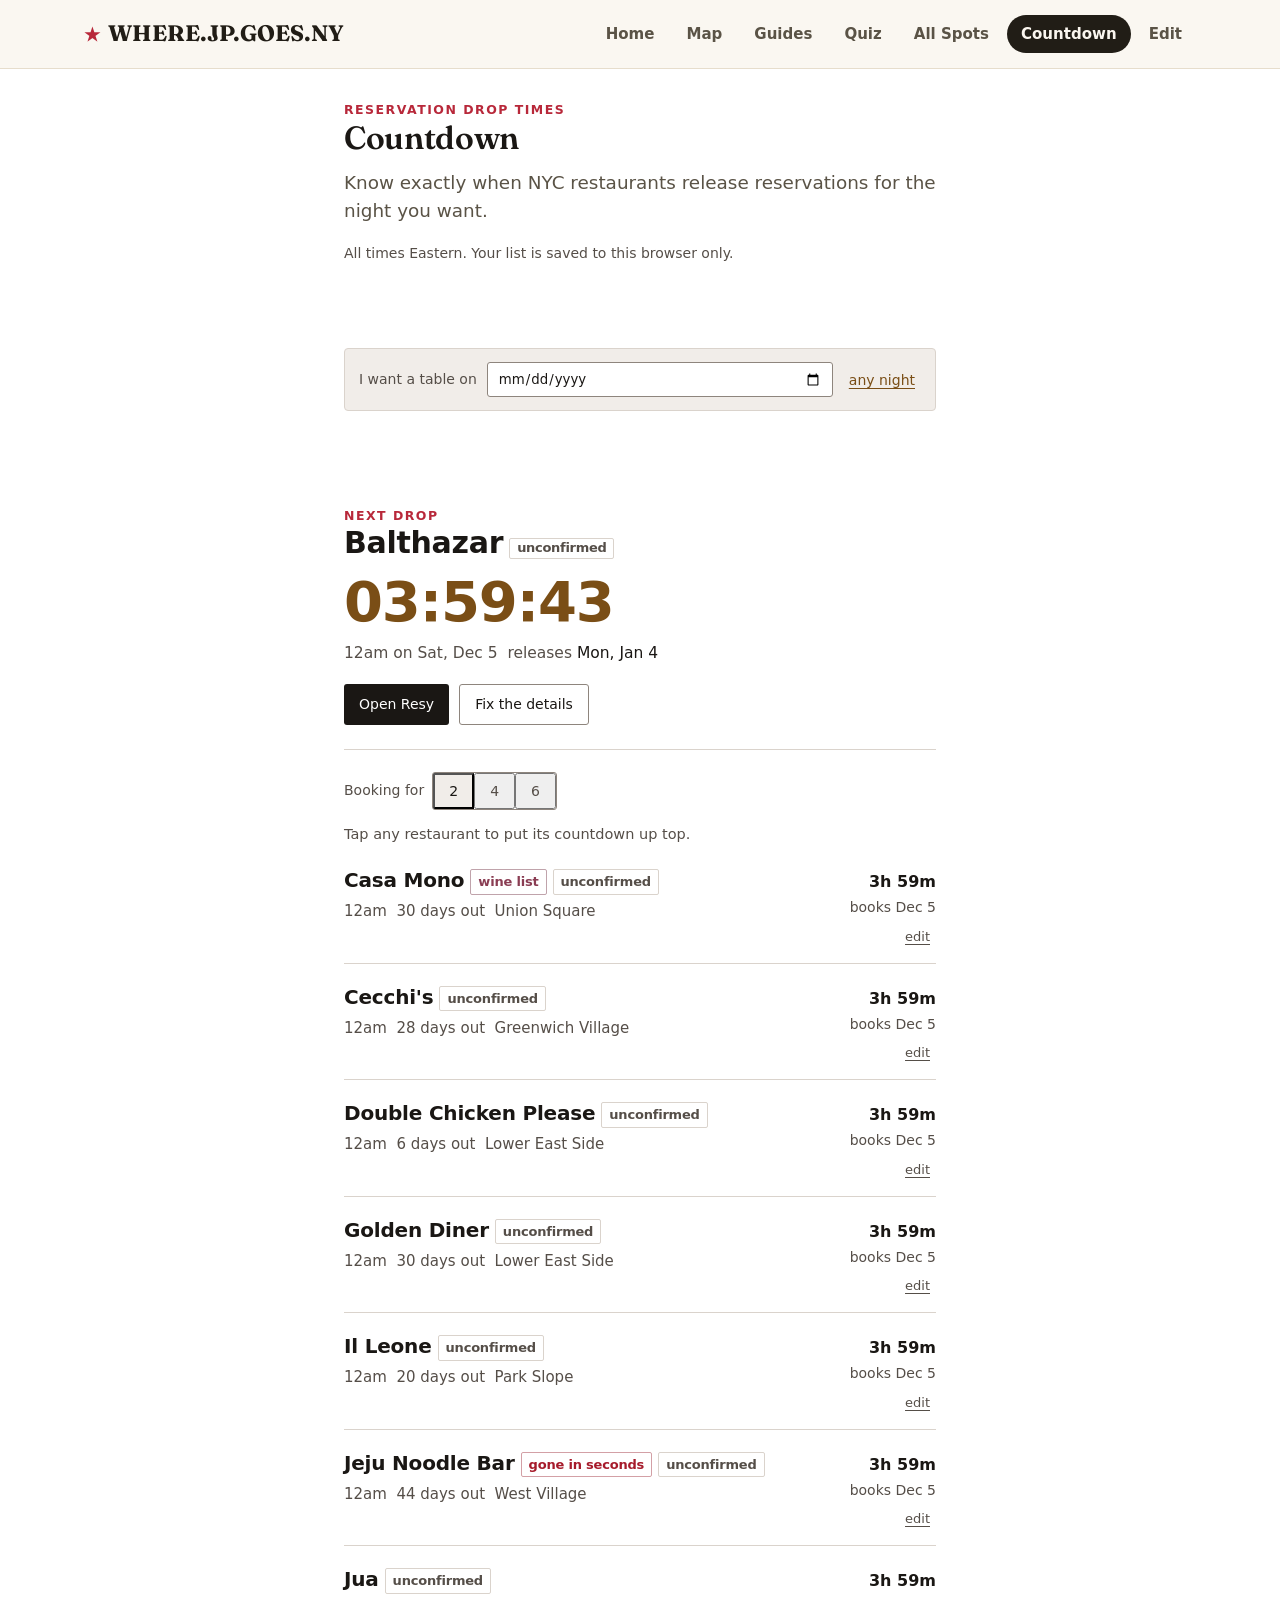
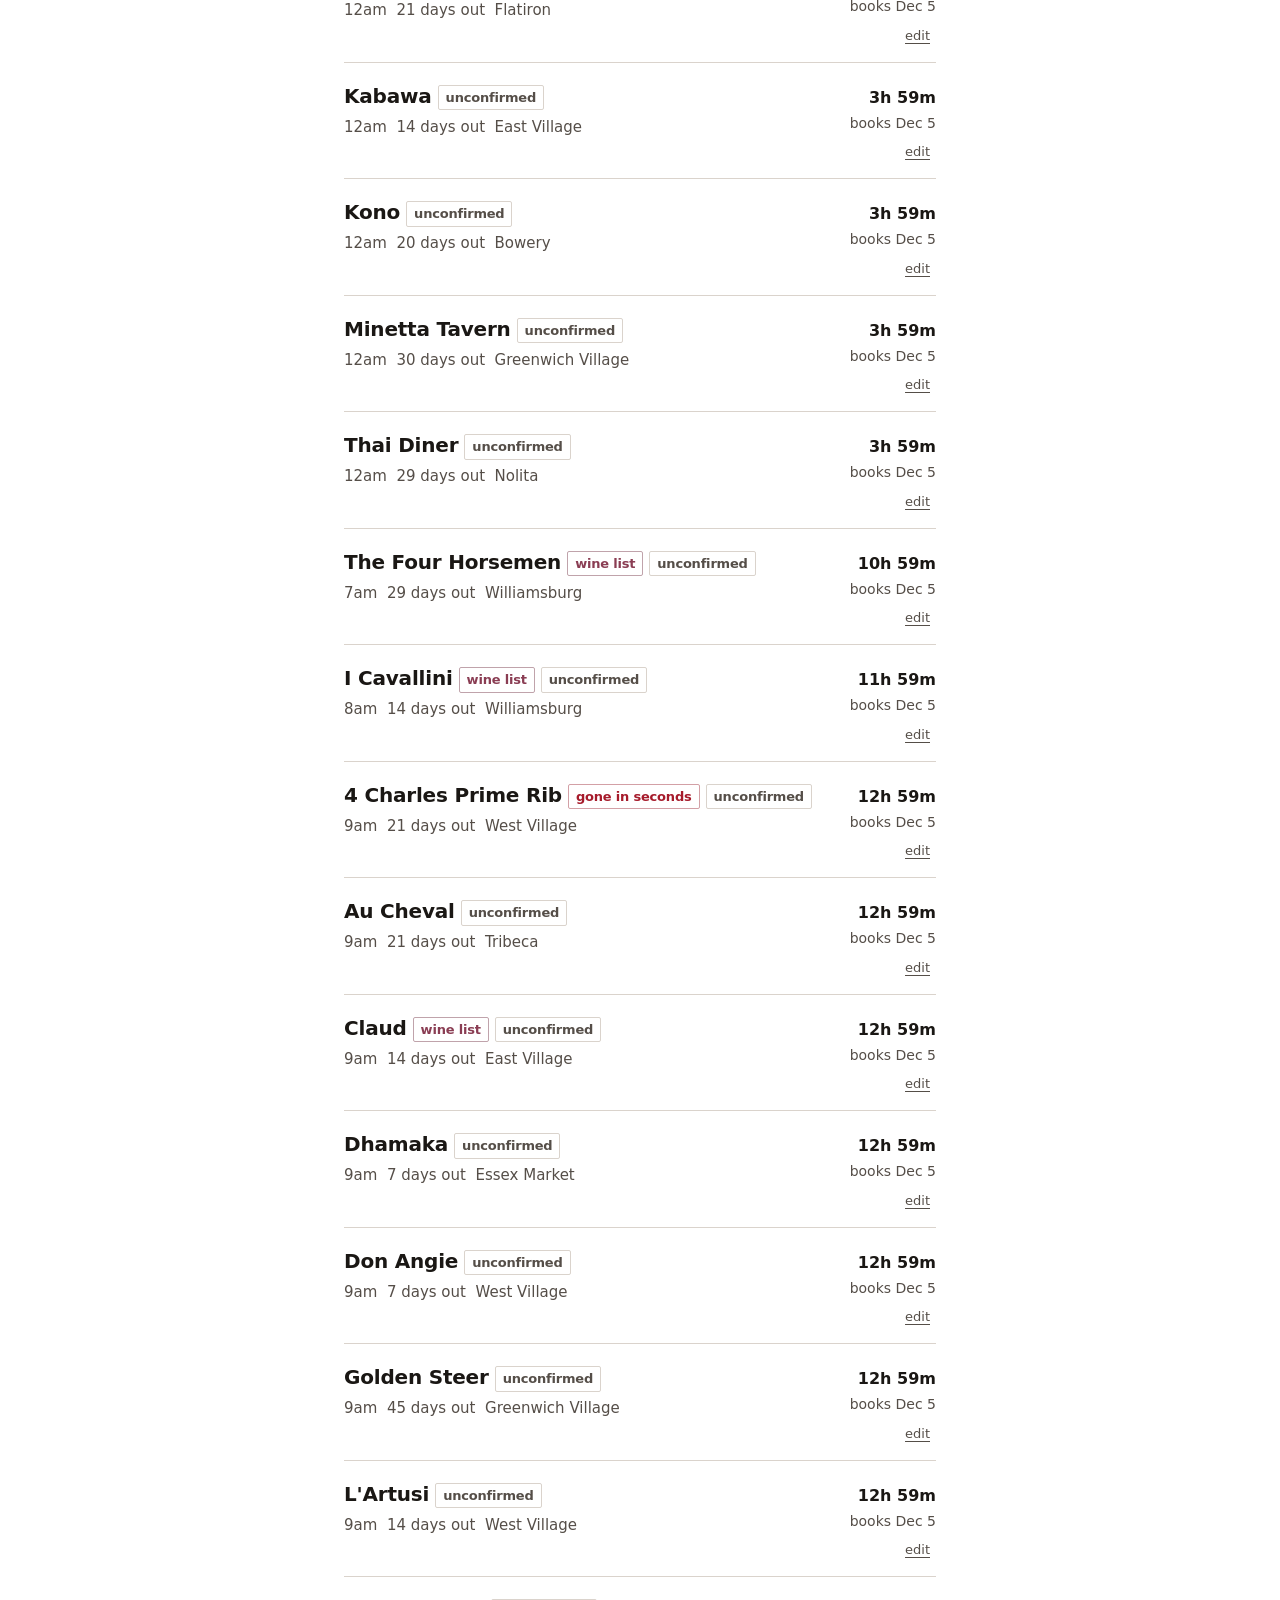
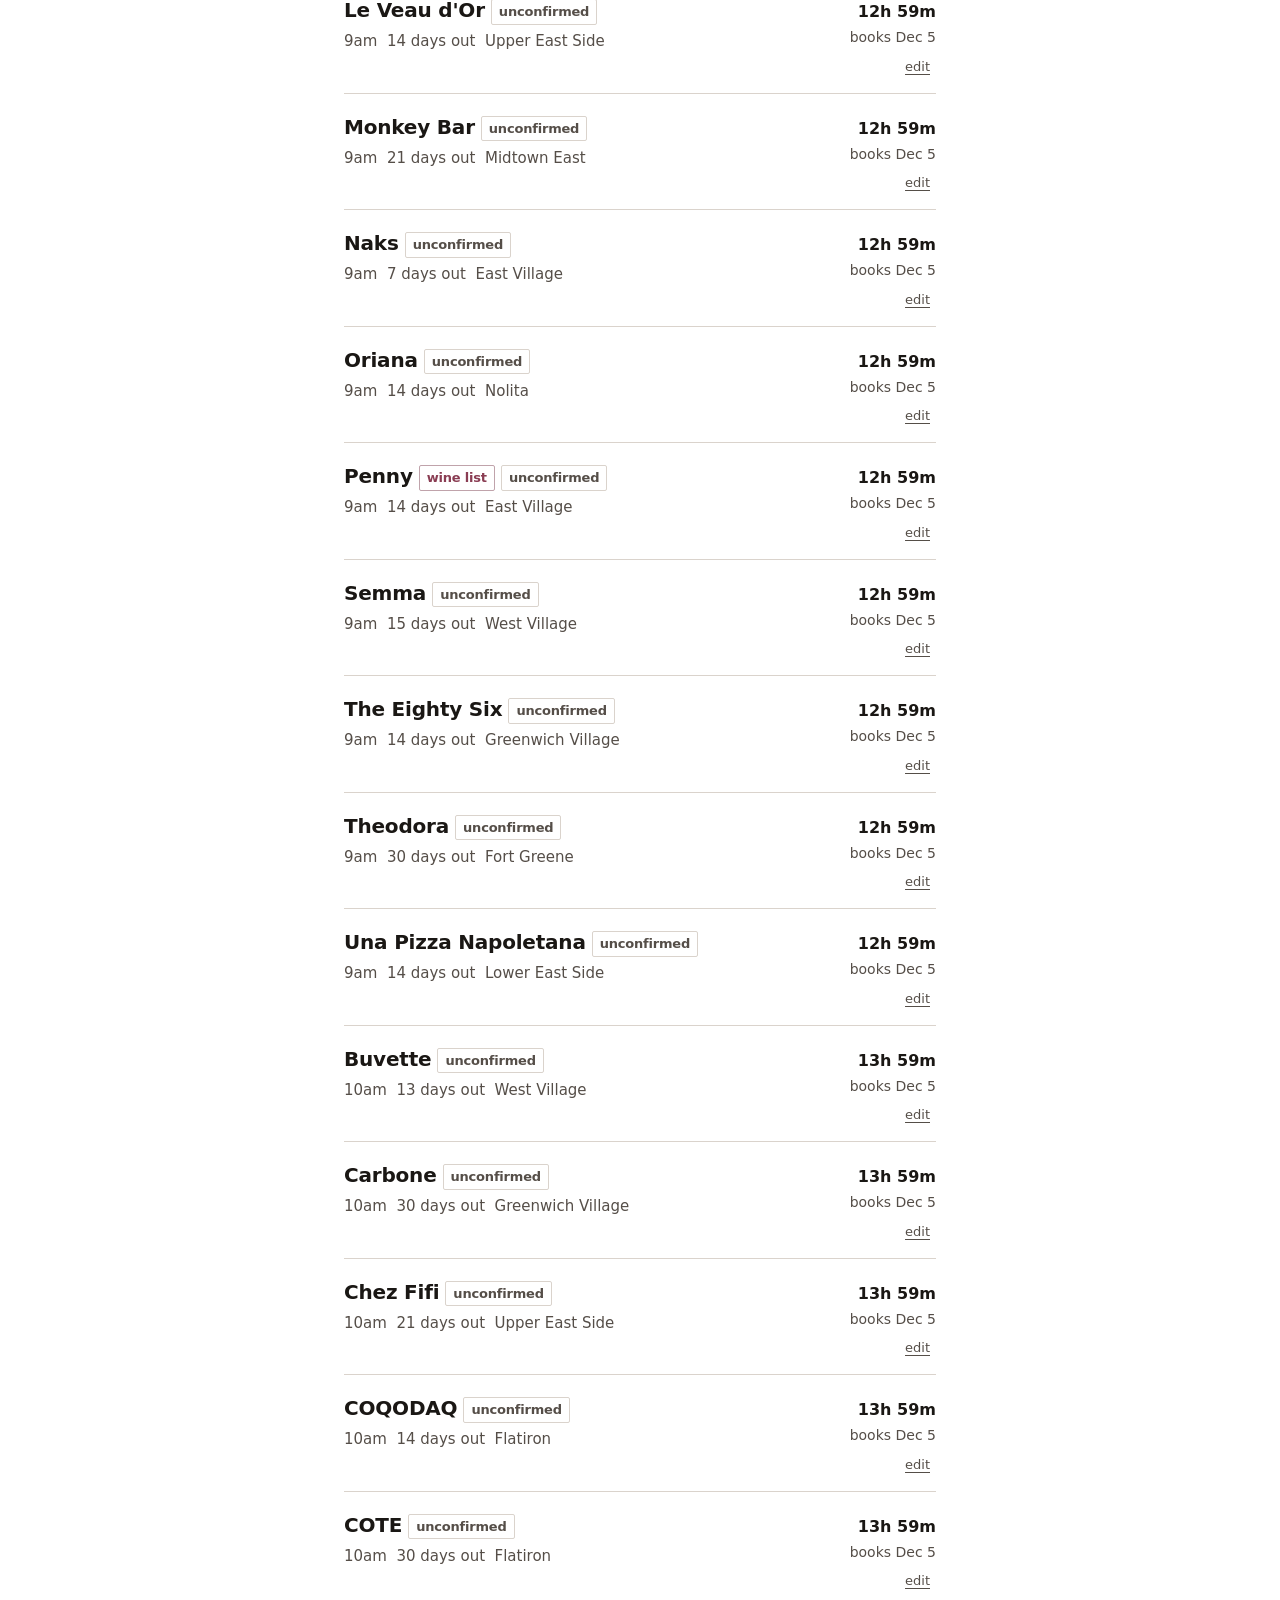
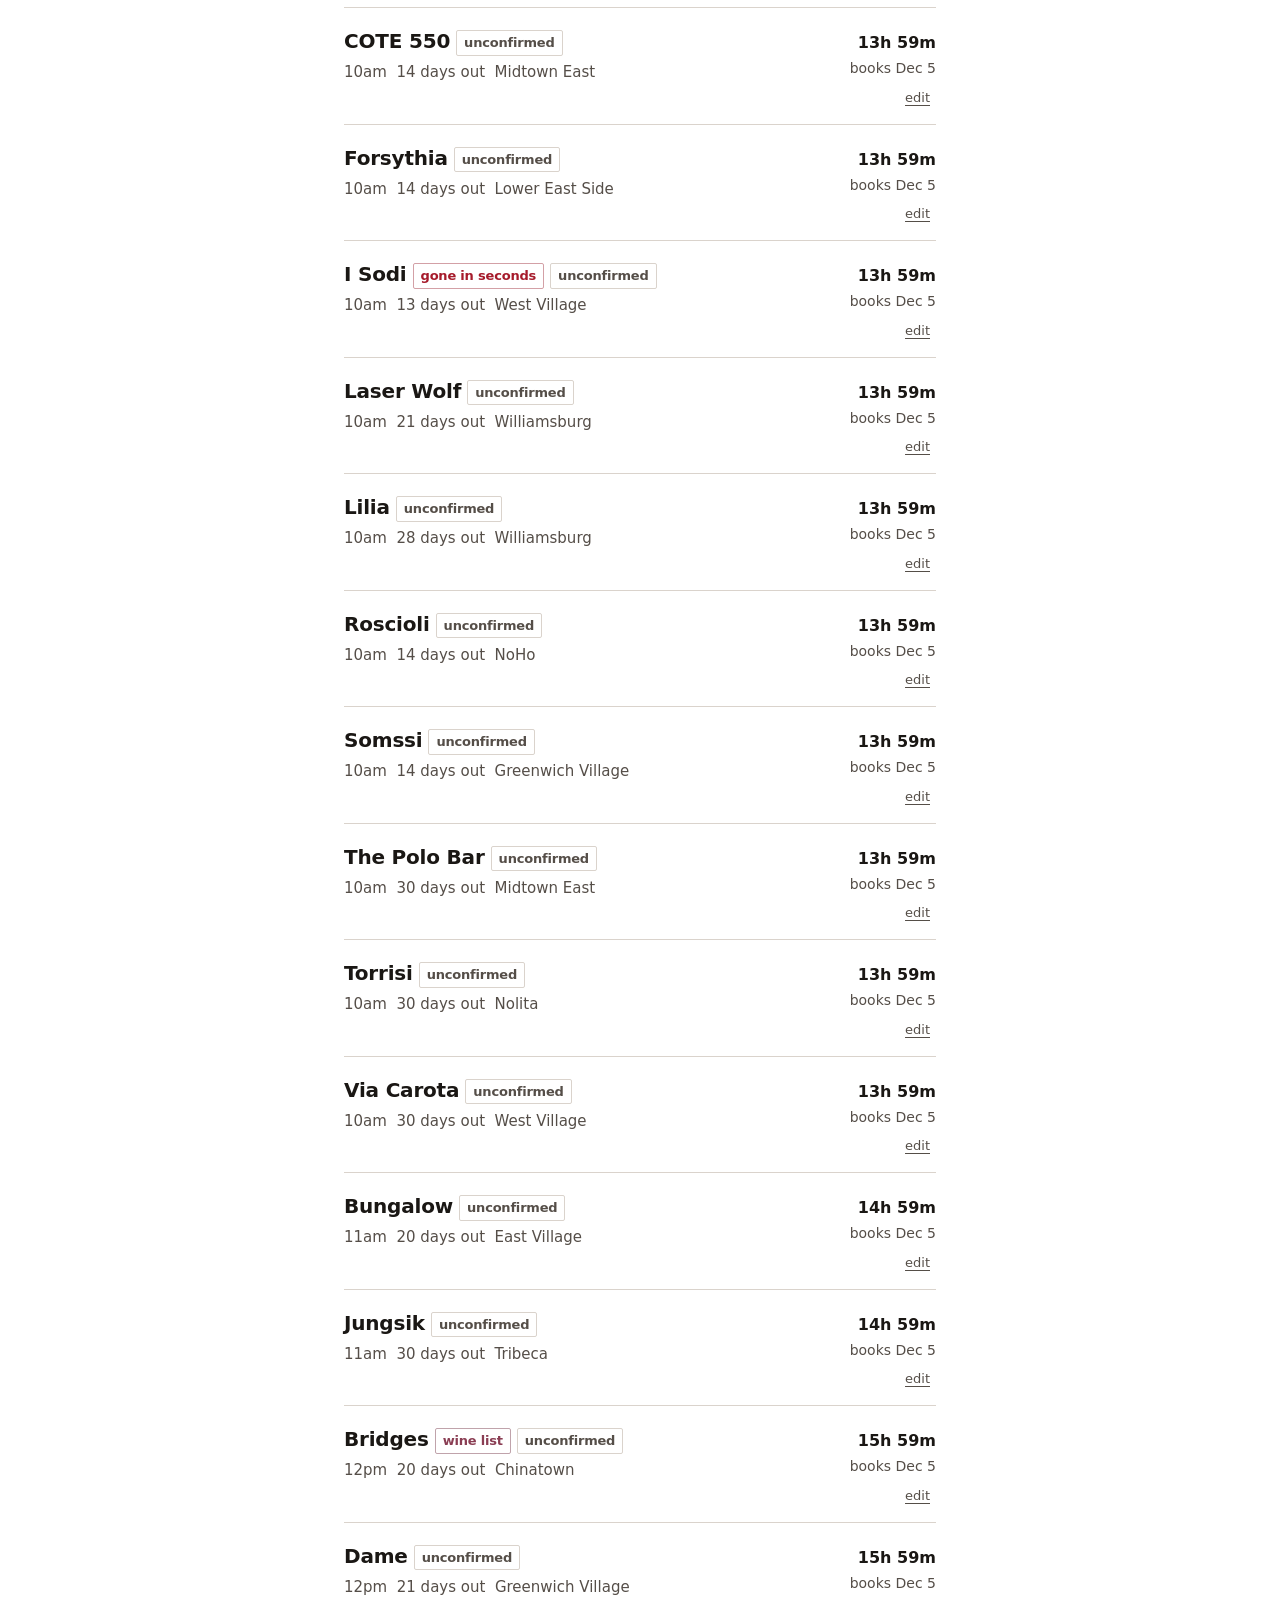
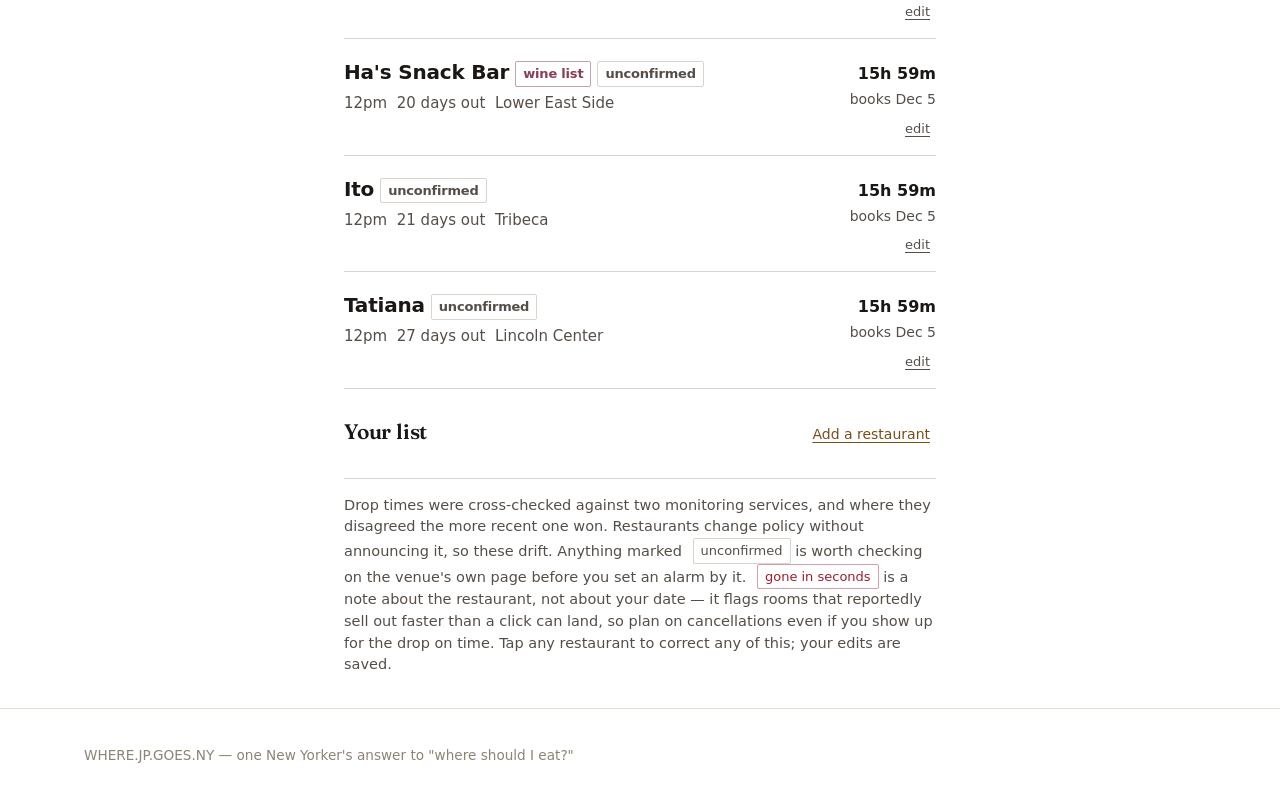
<file: drops.html>
<!doctype html>
<html lang="en">
<head>
<meta charset="utf-8">
<meta name="viewport" content="width=device-width, initial-scale=1">
<title>Countdown — WHERE.JP.GOES.NY</title>
<meta name="description" content="Know exactly when NYC restaurants release reservations for the night you want.">
<link rel="icon" href="data:image/svg+xml,<svg xmlns=%22http://www.w3.org/2000/svg%22 viewBox=%220 0 100 100%22><text y=%22.9em%22 font-size=%2290%22>⭐️</text></svg>">
<link rel="preconnect" href="https://fonts.googleapis.com">
<link href="https://fonts.googleapis.com/css2?family=Fraunces:opsz,wght@9..144,500;9..144,600;9..144,700&family=Inter:wght@400;500;600;700&display=swap" rel="stylesheet">
<link rel="stylesheet" href="css/style.css">
<!-- Analytics: free at https://www.goatcounter.com — sign up, then replace WHEREJPGOESNY below with your own site code -->
<script data-goatcounter="https://WHEREJPGOESNY.goatcounter.com/count" async src="//gc.zgo.at/count.js"></script>
<style>
/* Original Drop Watch palette + system-font stack, kept distinct from the
   rest of the site on purpose — this page's own look, by request. */
:root{
  --cellar:#FFFFFF;            /* page */
  --cellar-2:#F1EDE9;          /* panels, pressed states */
  --rule:#DAD3CC;              /* dividers */
  --edge:#8E857D;              /* input and button edges */
  --chalk:#1A1714;             /* body text */
  --muted:#554E48;             /* secondary text */
  --dim:#6F675F;               /* passed / skipped rows */
  --brass:#7A4E16;             /* countdown, links */
  --pour:#A61B2B;              /* urgent */
  --bottle:#1B6E3C;            /* already open */
  --dw-sans:-apple-system,BlinkMacSystemFont,'Segoe UI',Roboto,system-ui,sans-serif;
  --dw-serif:-apple-system,BlinkMacSystemFont,'Segoe UI',Roboto,system-ui,sans-serif;
}
body[data-page="drops"]{background:var(--cellar);color:var(--chalk);font-family:var(--dw-sans)}
:focus-visible{outline:2px solid var(--brass);outline-offset:2px}

.drops-wrap{max-width:640px}
.tz-note{font-size:14px;color:var(--muted);margin-bottom:20px}
.link{font-size:14px;color:var(--brass);text-decoration:underline;text-underline-offset:3px;cursor:pointer;background:none;border:none;font-family:inherit}

.btn-solid{padding:10px 15px;border-radius:3px;font-weight:500;font-size:14px;text-decoration:none;display:inline-block;background:#1A1714;color:#FFFFFF;border:none;cursor:pointer;font-family:var(--dw-sans)}
.btn-ghost{padding:10px 15px;border-radius:3px;font-weight:500;font-size:14px;text-decoration:none;display:inline-block;border:1px solid var(--edge);color:var(--chalk);background:none;cursor:pointer;font-family:var(--dw-sans)}

/* date bar */
.datebar{display:flex;align-items:center;gap:10px;flex-wrap:wrap;padding:13px 14px;background:var(--cellar-2);
  border:1px solid var(--rule);border-radius:4px;margin-bottom:24px}
.datebar label{font-size:14px;color:var(--muted);white-space:nowrap}
.datebar input{background:#FFFFFF;border:1px solid var(--edge);color:var(--chalk);
  padding:8px 10px;border-radius:3px;flex:1;min-width:150px;font-family:var(--dw-sans)}

/* hero */
.hero{padding-bottom:24px;border-bottom:1px solid var(--rule)}
.hero-name{font-family:var(--dw-serif);font-weight:700;font-size:30px;line-height:1.15;letter-spacing:-.01em;margin-bottom:14px}
.clock{font-family:var(--dw-serif);font-weight:700;font-size:56px;line-height:1;letter-spacing:-.02em;
  font-variant-numeric:tabular-nums;color:var(--brass);margin-bottom:12px}
.clock.text{font-size:30px;letter-spacing:-.02em}
.clock.imminent{color:var(--pour);animation:breathe 1.6s ease-in-out infinite}
.clock.open{color:var(--bottle)}
.clock.cold{color:var(--muted)}
@keyframes breathe{50%{opacity:.55}}
@media (prefers-reduced-motion:reduce){.clock.imminent{animation:none}}
.hero-facts{font-size:15.5px;color:var(--muted);margin-bottom:18px;line-height:1.5}
.hero-facts b{color:var(--chalk);font-weight:500}
.hero-actions{display:flex;gap:10px;flex-wrap:wrap}

/* controls */
.controls{display:flex;gap:8px;align-items:center;flex-wrap:wrap;margin:22px 0 4px}
.seg{display:inline-flex;border:1px solid var(--edge);border-radius:3px;overflow:hidden}
.seg button{padding:8px 14px;font-size:14px;color:var(--muted);font-family:var(--dw-sans)}
.seg button[aria-pressed="true"]{background:var(--cellar-2);color:var(--chalk)}
.party-label{font-size:14px;color:var(--muted)}
.hint{font-size:14.5px;color:var(--muted);margin:14px 0 2px}

/* rows */
.row{display:grid;grid-template-columns:1fr auto;gap:5px 14px;padding:18px 0;
  border-bottom:1px solid var(--rule);align-items:baseline;cursor:pointer}
.row:hover .row-name,.row:active .row-name{color:var(--brass)}
.row.stale .row-name,.row.stale .row-meta,.row.stale .row-time{color:var(--dim)}
.row-name{font-family:var(--dw-serif);font-weight:600;font-size:20px;letter-spacing:-.01em}
.row-meta{grid-column:1;font-size:15px;color:var(--muted)}
.row-time{grid-row:1/3;grid-column:2;text-align:right;font-variant-numeric:tabular-nums;font-weight:600;font-size:16px;white-space:nowrap;color:var(--chalk)}
.row-time small{display:block;font-weight:400;font-size:14px;color:var(--muted);margin-top:3px}
.row-edit{grid-column:2;justify-self:end;font-size:13px;color:var(--muted);text-decoration:underline;text-underline-offset:3px;background:none;border:none;font-family:inherit;cursor:pointer}
.tag{display:inline-block;font-size:13px;padding:2px 7px;border:1px solid var(--rule);border-radius:2px;color:var(--muted);margin-left:6px;vertical-align:1px}
.tag.wine{border-color:#C0A3AB;color:#8A3D53}
.tag.hard{border-color:#D3A0A6;color:var(--pour)}

/* form */
.panel{background:var(--cellar-2);border:1px solid var(--edge);border-radius:4px;padding:18px;margin-top:18px}
.field{margin-bottom:13px}
.field label{display:block;font-size:14px;color:var(--muted);margin-bottom:5px}
.field input,.field select{width:100%;background:#FFFFFF;border:1px solid var(--edge);color:var(--chalk);padding:9px 11px;border-radius:3px;font-family:var(--dw-sans)}
.grid2{display:grid;grid-template-columns:1fr 1fr;gap:11px}
.days-picker{display:flex;gap:5px;flex-wrap:wrap}
.days-picker button{border:1px solid var(--edge);border-radius:3px;padding:6px 10px;font-size:13px;color:var(--muted);font-family:var(--dw-sans)}
.days-picker button[aria-pressed="true"]{background:var(--pour);border-color:var(--pour);color:#fff}
.note{font-size:14.5px;color:var(--muted);line-height:1.5;margin-top:26px;padding-top:16px;border-top:1px solid var(--rule)}
.empty{padding:24px 0;color:var(--muted);font-size:14px}
</style>
</head>
<body data-page="drops">

<nav class="site-nav">
  <div class="wrap">
    <a class="brand" href="index.html"><span class="star">★</span>WHERE.JP.GOES.NY</a>
    <button class="nav-toggle" aria-label="Toggle menu">☰</button>
    <div class="nav-links">
      <a href="index.html" data-page="home">Home</a>
      <a href="map.html" data-page="map">Map</a>
      <a href="guides.html" data-page="guides">Guides</a>
      <a href="quiz.html" data-page="quiz">Quiz</a>
      <a href="directory.html" data-page="directory">All Spots</a>
      <a href="drops.html" data-page="drops">Countdown</a>
      <a href="edit.html" data-page="edit">Edit</a>
    </div>
  </div>
</nav>

<header class="section-tight">
  <div class="wrap drops-wrap">
    <div class="eyebrow">Reservation drop times</div>
    <h1>Countdown</h1>
    <p class="lede">Know exactly when NYC restaurants release reservations for the night you want.</p>
    <p class="tz-note">All times Eastern. Your list is saved to this browser only.</p>
  </div>
</header>

<section class="section-tight">
  <div class="wrap drops-wrap">

    <div class="datebar">
      <label for="targetDate">I want a table on</label>
      <input type="date" id="targetDate">
      <button class="link" id="clearDate">any night</button>
    </div>

    <div id="hero" class="hero"></div>

    <div class="controls">
      <span class="party-label">Booking for</span>
      <div class="seg" id="partySeg">
        <button data-party="2" aria-pressed="true">2</button>
        <button data-party="4" aria-pressed="false">4</button>
        <button data-party="6" aria-pressed="false">6</button>
      </div>
    </div>

    <div id="queue"></div>

    <div class="section-head" style="display:flex;justify-content:space-between;align-items:baseline;margin:30px 0 2px;">
      <h2 style="font-family:var(--serif);font-weight:600;font-size:21px;letter-spacing:-.01em;">Your list</h2>
      <button class="link" id="addToggle">Add a restaurant</button>
    </div>

    <div id="addPanel" class="panel hidden">
      <div class="field">
        <label for="f-name">Restaurant</label>
        <input id="f-name" placeholder="Where are you trying to get in?">
      </div>
      <div class="grid2">
        <div class="field">
          <label for="f-days">Books this many days out</label>
          <input id="f-days" type="number" min="0" max="120" value="30">
        </div>
        <div class="field">
          <label for="f-time">Drop time (ET)</label>
          <input id="f-time" type="time" value="10:00">
        </div>
      </div>
      <div class="grid2">
        <div class="field">
          <label for="f-platform">Platform</label>
          <select id="f-platform">
            <option>Resy</option><option>OpenTable</option><option>Tock</option>
            <option>SevenRooms</option><option>Phone</option><option>Email</option>
          </select>
        </div>
        <div class="field">
          <label for="f-max">Max party online</label>
          <input id="f-max" type="number" min="1" max="20" value="6">
        </div>
      </div>
      <div class="field">
        <label for="f-url">Booking link (optional)</label>
        <input id="f-url" placeholder="https://resy.com/...">
      </div>
      <div class="field">
        <label>No drop on these days</label>
        <div class="days-picker" id="f-skip">
          <button data-d="0" aria-pressed="false">Sun</button>
          <button data-d="1" aria-pressed="false">Mon</button>
          <button data-d="2" aria-pressed="false">Tue</button>
          <button data-d="3" aria-pressed="false">Wed</button>
          <button data-d="4" aria-pressed="false">Thu</button>
          <button data-d="5" aria-pressed="false">Fri</button>
          <button data-d="6" aria-pressed="false">Sat</button>
        </div>
      </div>
      <div class="field">
        <label>At the drop moment</label>
        <div class="days-picker">
          <button id="f-hard" aria-pressed="false">Gone in seconds, even if I'm on time</button>
        </div>
      </div>
      <div style="display:flex;gap:9px;margin-top:16px;align-items:center">
        <button class="btn-solid" id="saveBtn">Save to list</button>
        <button class="btn-ghost" id="cancelBtn">Cancel</button>
        <button class="link" id="deleteBtn" style="margin-left:auto;color:var(--bad);display:none">Remove</button>
      </div>
    </div>

    <div class="note">
      Drop times were cross-checked against two monitoring services, and where they disagreed the more
      recent one won. Restaurants change policy without announcing it, so these drift. Anything marked <span class="tag">unconfirmed</span> is worth checking on the venue's
      own page before you set an alarm by it. <span class="tag hard">gone in seconds</span> is a note about
      the restaurant, not about your date — it flags rooms that reportedly sell out faster than a click can
      land, so plan on cancellations even if you show up for the drop on time. Tap any restaurant to correct
      any of this; your edits are saved.
    </div>

  </div>
</section>

<footer>
  <div class="wrap">
    <span>WHERE.JP.GOES.NY — one New Yorker's answer to "where should I eat?"</span>
  </div>
</footer>

<script src="js/util.js"></script>
<script>
const KEY  = 'dropwatch:nyc:v1';
const SKEY = 'dropwatch:nyc:settings';

const SEED_VERSION = 2;
const SEED = [
  /* midnight ET */
  {n:"Balthazar",             d:30, t:"00:00", p:"Resy",       mx:8, nb:"SoHo"},
  {n:"Casa Mono",             d:30, t:"00:00", p:"OpenTable",  mx:6, nb:"Union Square", wine:true},
  {n:"Cecchi's",              d:28, t:"00:00", p:"Resy",       mx:6, nb:"Greenwich Village"},
  {n:"Double Chicken Please", d:6,  t:"00:00", p:"Resy",       mx:4, nb:"Lower East Side"},
  {n:"Golden Diner",          d:30, t:"00:00", p:"Resy",       mx:6, nb:"Lower East Side"},
  {n:"Il Leone",              d:20, t:"00:00", p:"Resy",       mx:6, nb:"Park Slope"},
  {n:"Jeju Noodle Bar",       d:44, t:"00:00", p:"Resy",       mx:4, nb:"West Village", hard:true},
  {n:"Jua",                   d:21, t:"00:00", p:"Resy",       mx:6, nb:"Flatiron"},
  {n:"Kabawa",                d:14, t:"00:00", p:"OpenTable",  mx:6, nb:"East Village"},
  {n:"Kono",                  d:20, t:"00:00", p:"Resy",       mx:4, nb:"Bowery"},
  {n:"Minetta Tavern",        d:30, t:"00:00", p:"Resy",       mx:6, nb:"Greenwich Village"},
  {n:"Thai Diner",            d:29, t:"00:00", p:"Resy",       mx:6, nb:"Nolita"},
  /* early morning */
  {n:"The Four Horsemen",     d:29, t:"07:00", p:"Resy",       mx:4, nb:"Williamsburg", wine:true},
  {n:"I Cavallini",           d:14, t:"08:00", p:"Resy",       mx:4, nb:"Williamsburg", wine:true},
  /* 9am */
  {n:"4 Charles Prime Rib",   d:21, t:"09:00", p:"Resy",       mx:4, nb:"West Village", hard:true},
  {n:"Au Cheval",             d:21, t:"09:00", p:"Resy",       mx:6, nb:"Tribeca"},
  {n:"Claud",                 d:14, t:"09:00", p:"Resy",       mx:4, nb:"East Village", wine:true},
  {n:"Dhamaka",               d:7,  t:"09:00", p:"SevenRooms", mx:6, nb:"Essex Market"},
  {n:"Don Angie",             d:7,  t:"09:00", p:"OpenTable",  mx:4, nb:"West Village"},
  {n:"Golden Steer",          d:45, t:"09:00", p:"OpenTable",  mx:6, nb:"Greenwich Village"},
  {n:"L'Artusi",              d:14, t:"09:00", p:"Resy",       mx:6, nb:"West Village"},
  {n:"Le Veau d'Or",          d:14, t:"09:00", p:"SevenRooms", mx:6, nb:"Upper East Side"},
  {n:"Monkey Bar",            d:21, t:"09:00", p:"Resy",       mx:6, nb:"Midtown East"},
  {n:"Naks",                  d:7,  t:"09:00", p:"SevenRooms", mx:6, nb:"East Village"},
  {n:"Oriana",                d:14, t:"09:00", p:"Resy",       mx:6, nb:"Nolita"},
  {n:"Penny",                 d:14, t:"09:00", p:"Resy",       mx:4, nb:"East Village", wine:true},
  {n:"Semma",                 d:15, t:"09:00", p:"SevenRooms", mx:6, nb:"West Village"},
  {n:"The Eighty Six",        d:14, t:"09:00", p:"SevenRooms", mx:6, nb:"Greenwich Village"},
  {n:"Theodora",              d:30, t:"09:00", p:"Resy",       mx:6, nb:"Fort Greene"},
  {n:"Una Pizza Napoletana",  d:14, t:"09:00", p:"OpenTable",  mx:6, nb:"Lower East Side"},
  /* 10am — the traffic jam */
  {n:"Buvette",               d:13, t:"10:00", p:"Resy",       mx:4, nb:"West Village"},
  {n:"Carbone",               d:30, t:"10:00", p:"Resy",       mx:6, nb:"Greenwich Village"},
  {n:"Chez Fifi",             d:21, t:"10:00", p:"SevenRooms", mx:6, nb:"Upper East Side"},
  {n:"COQODAQ",               d:14, t:"10:00", p:"Resy",       mx:6, nb:"Flatiron"},
  {n:"COTE",                  d:30, t:"10:00", p:"Resy",       mx:6, nb:"Flatiron"},
  {n:"COTE 550",              d:14, t:"10:00", p:"Resy",       mx:6, nb:"Midtown East"},
  {n:"Forsythia",             d:14, t:"10:00", p:"Resy",       mx:6, nb:"Lower East Side"},
  {n:"I Sodi",                d:13, t:"10:00", p:"Resy",       mx:4, nb:"West Village", hard:true},
  {n:"Laser Wolf",            d:21, t:"10:00", p:"Resy",       mx:6, nb:"Williamsburg"},
  {n:"Lilia",                 d:28, t:"10:00", p:"Resy",       mx:4, nb:"Williamsburg"},
  {n:"Roscioli",              d:14, t:"10:00", p:"OpenTable",  mx:6, nb:"NoHo"},
  {n:"Somssi",                d:14, t:"10:00", p:"Resy",       mx:6, nb:"Greenwich Village"},
  {n:"The Polo Bar",          d:30, t:"10:00", p:"Resy",       mx:6, nb:"Midtown East"},
  {n:"Torrisi",               d:30, t:"10:00", p:"Resy",       mx:6, nb:"Nolita"},
  {n:"Via Carota",            d:30, t:"10:00", p:"Resy",       mx:6, nb:"West Village"},
  /* late morning */
  {n:"Bungalow",              d:20, t:"11:00", p:"Resy",       mx:6, nb:"East Village", skip:[2]},
  {n:"Jungsik",               d:30, t:"11:00", p:"Tock",       mx:6, nb:"Tribeca"},
  /* noon — the soft spot */
  {n:"Bridges",               d:20, t:"12:00", p:"Resy",       mx:6, nb:"Chinatown", wine:true},
  {n:"Dame",                  d:21, t:"12:00", p:"Resy",       mx:6, nb:"Greenwich Village"},
  {n:"Ha's Snack Bar",        d:20, t:"12:00", p:"Resy",       mx:4, nb:"Lower East Side", wine:true},
  {n:"Ito",                   d:21, t:"12:00", p:"Resy",       mx:4, nb:"Tribeca"},
  {n:"Tatiana",               d:27, t:"12:00", p:"Resy",       mx:6, nb:"Lincoln Center"}
].map((r,i)=>({
  id:"seed"+i, name:r.n, windowDays:r.d, dropTime:r.t, platform:r.p,
  maxParty:r.mx, hood:r.nb, skipDays:r.skip||[], url:"",
  wine:!!r.wine, hard:!!r.hard, confirmed:false
}));

let data = [];
let cfg = { watchId:null, targetDate:null, party:2 };
let editingId = null;

/* ── time math ───────────────────────── */
function nextDrop(r, now){
  const [h,m] = r.dropTime.split(':').map(Number);
  for(let i=0;i<21;i++){
    const c = new Date(now); c.setDate(c.getDate()+i); c.setHours(h,m,0,0);
    if(c > now && !(r.skipDays||[]).includes(c.getDay())) return c;
  }
  return null;
}
function parseDate(s){ const [y,m,d]=s.split('-').map(Number); return new Date(y,m-1,d); }
function dropForTarget(r, target){
  const [h,m] = r.dropTime.split(':').map(Number);
  const d = new Date(target); d.setDate(d.getDate()-r.windowDays); d.setHours(h,m,0,0);
  return d;
}
/* One entry point. With a date set, everything counts to THAT date's release. */
function dropInfo(r, now){
  if(cfg.targetDate){
    const target = parseDate(cfg.targetDate);
    const at = dropForTarget(r, target);
    const skipped = (r.skipDays||[]).includes(at.getDay());
    return { at, target, skipped, past: at <= now, dated:true };
  }
  const at = nextDrop(r, now);
  return at ? { at, target:releaseDate(at,r.windowDays), skipped:false, past:false, dated:false } : null;
}
function releaseDate(dropMoment, windowDays){
  const d = new Date(dropMoment); d.setDate(d.getDate()+windowDays); return d;
}
function countdown(ms){
  if(ms<0) return '00:00:00';
  const s=Math.floor(ms/1000), d=Math.floor(s/86400);
  const hh=String(Math.floor(s%86400/3600)).padStart(2,'0');
  const mm=String(Math.floor(s%3600/60)).padStart(2,'0');
  const ss=String(s%60).padStart(2,'0');
  return (d>0? d+'d ':'') + hh+':'+mm+':'+ss;
}
function shortGap(ms){
  const s=Math.floor(ms/1000), d=Math.floor(s/86400), h=Math.floor(s%86400/3600), m=Math.floor(s%3600/60);
  if(d>0) return d+'d '+h+'h';
  if(h>0) return h+'h '+m+'m';
  return m+'m';
}
const DFMT = {weekday:'short', month:'short', day:'numeric'};
const clock12 = t => {
  const [h,m]=t.split(':').map(Number);
  const ap = h<12?'am':'pm', hr = h%12===0?12:h%12;
  return hr + (m? ':'+String(m).padStart(2,'0'):'') + ap;
};

/* ── storage ─────────────────────────── */
/* Standalone build: saves to this browser's storage, so it works on any host. */
async function load(){
  try{ const raw=localStorage.getItem(KEY); data = raw?JSON.parse(raw):SEED; if(!raw) save(); }
  catch(e){ data = SEED; }
}
async function save(){
  try{ localStorage.setItem(KEY, JSON.stringify(data)); }
  catch(e){ console.error('Could not save your list', e); }
}
async function loadCfg(){
  try{ const raw=localStorage.getItem(SKEY); if(raw) cfg=Object.assign(cfg,JSON.parse(raw)); }
  catch(e){}
}
async function saveCfg(){
  try{ localStorage.setItem(SKEY, JSON.stringify(cfg)); }
  catch(e){ console.error('Could not save your settings', e); }
}

/* Refresh the seeded entries without touching anything you added or corrected. */
function migrate(){
  if(cfg.seedVersion === SEED_VERSION) return false;
  const mine = data.filter(r => String(r.id).startsWith('u') || r.confirmed);
  const taken = new Set(mine.map(r => r.name.trim().toLowerCase()));
  data = mine.concat(SEED.filter(r => !taken.has(r.name.trim().toLowerCase())));
  cfg.seedVersion = SEED_VERSION;
  return true;
}

/* ── rendering ───────────────────────── */
function visible(){ return data.filter(r => !r.maxParty || r.maxParty >= cfg.party); }
function tags(r){
  let t='';
  if(r.wine) t+='<span class="tag wine">wine list</span>';
  if(r.hard) t+='<span class="tag hard">gone in seconds</span>';
  if(!r.confirmed) t+='<span class="tag">unconfirmed</span>';
  return t;
}
function ranked(now){
  return visible().map(r=>({r, i:dropInfo(r,now)})).filter(x=>x.i)
    .sort((a,b)=> (a.i.past-b.i.past) || (a.i.at-b.i.at));
}
function heroPick(now){
  const list = ranked(now);
  if(!list.length) return null;
  return (cfg.watchId && list.find(x=>x.r.id===cfg.watchId)) || list[0];
}

function renderHero(){
  const now = new Date();
  const pick = heroPick(now);
  const el = document.getElementById('hero');
  if(!pick){ el.innerHTML='<div class="empty">Nothing on your list takes a party of '+cfg.party+'.</div>'; return; }

  const {r, i} = pick;
  const pinned = r.id === cfg.watchId;
  const url = r.url || 'https://resy.com/cities/new-york-ny/search?query=' + encodeURIComponent(r.name);

  let clock, cls, facts;
  if(i.skipped){
    clock = 'No drop that day'; cls='text cold';
    facts = r.name + ' does not release on ' + i.at.toLocaleDateString(undefined,{weekday:'long'}) +
            's, so your <b>' + i.target.toLocaleDateString(undefined,DFMT) + '</b> may open on a neighbouring day. Worth confirming.';
  } else if(i.past){
    clock = 'Already open'; cls='text open';
    facts = 'Booking for <b>' + i.target.toLocaleDateString(undefined,DFMT) + '</b> opened ' +
            i.at.toLocaleDateString(undefined,DFMT) + '. Check for cancellations or set Notify.';
  } else {
    const ms = i.at - now;
    clock = countdown(ms); cls = ms < 3600000 ? 'imminent' : '';
    facts = i.dated
      ? 'Be online <b>' + i.at.toLocaleDateString(undefined,DFMT) + ' at ' + clock12(r.dropTime) +
        '</b> for your table on ' + i.target.toLocaleDateString(undefined,DFMT)
      : clock12(r.dropTime) + ' on ' + i.at.toLocaleDateString(undefined,DFMT) +
        ' &nbsp;releases <b>' + i.target.toLocaleDateString(undefined,DFMT) + '</b>';
  }

  el.innerHTML =
    '<div class="eyebrow">' + (pinned
      ? 'Watching &nbsp;<button class="link" data-unwatch="1">show soonest instead</button>'
      : (cfg.targetDate ? 'Opens first for your date' : 'Next drop')) + '</div>' +
    '<div class="hero-name">' + r.name + tags(r) + '</div>' +
    '<div class="clock ' + cls + '">' + clock + '</div>' +
    '<div class="hero-facts">' + facts + '</div>' +
    '<div class="hero-actions">' +
      '<a class="btn-solid" href="' + url + '" target="_blank" rel="noopener">Open ' + r.platform + '</a>' +
      '<button class="btn-ghost" data-edit="' + r.id + '">Fix the details</button>' +
    '</div>';
}

function renderQueue(){
  const now = new Date();
  const hero = heroPick(now);
  const list = ranked(now).filter(x=>!hero || x.r.id!==hero.r.id);
  const el = document.getElementById('queue');
  if(!list.length){ el.innerHTML='<div class="empty">Add a few more places and they will queue up here.</div>'; return; }

  el.innerHTML = '<div class="hint">Tap any restaurant to put its countdown up top.</div>' + list.map(({r,i})=>{
    let big, small;
    if(i.skipped){ big='—'; small='no drop that day'; }
    else if(i.past){ big='open'; small='window passed'; }
    else { big = shortGap(i.at-now); small = (i.dated?'be online ':'books ') + i.at.toLocaleDateString(undefined,{month:'short',day:'numeric'}); }
    return '<div class="row' + (i.past||i.skipped?' stale':'') + '" data-watch="' + r.id + '">' +
      '<div class="row-name">' + r.name + tags(r) + '</div>' +
      '<div class="row-meta">' + clock12(r.dropTime) + ' &nbsp;' + r.windowDays + ' days out &nbsp;' + (r.hood||'') + '</div>' +
      '<div class="row-time">' + big + '<small>' + small + '</small></div>' +
      '<button class="row-edit" data-edit="' + r.id + '">edit</button>' +
    '</div>';
  }).join('');
}

function renderAll(){ renderHero(); renderQueue(); }

/* ── form ────────────────────────────── */
function openForm(id){
  editingId = id || null;
  const p = document.getElementById('addPanel');
  p.classList.remove('hidden');
  const del = document.getElementById('deleteBtn');
  const skipBtns = document.querySelectorAll('#f-skip button');
  const g = k => document.getElementById(k);
  if(id){
    const r = data.find(x=>x.id===id);
    g('f-name').value=r.name; g('f-days').value=r.windowDays; g('f-time').value=r.dropTime;
    g('f-platform').value=r.platform; g('f-max').value=r.maxParty||6; g('f-url').value=r.url||'';
    skipBtns.forEach(b=>b.setAttribute('aria-pressed',(r.skipDays||[]).includes(+b.dataset.d)));
    g('f-hard').setAttribute('aria-pressed', !!r.hard);
    del.style.display='block';
  }else{
    g('f-name').value=''; g('f-days').value=30; g('f-time').value='10:00';
    g('f-platform').value='Resy'; g('f-max').value=6; g('f-url').value='';
    skipBtns.forEach(b=>b.setAttribute('aria-pressed','false'));
    g('f-hard').setAttribute('aria-pressed','false');
    del.style.display='none';
  }
  p.scrollIntoView({behavior:'smooth', block:'nearest'});
}
function closeForm(){ document.getElementById('addPanel').classList.add('hidden'); editingId=null; }

document.getElementById('saveBtn').onclick = ()=>{
  const name = document.getElementById('f-name').value.trim();
  if(!name){ document.getElementById('f-name').focus(); return; }
  const skip = [...document.querySelectorAll('#f-skip button')]
    .filter(b=>b.getAttribute('aria-pressed')==='true').map(b=>+b.dataset.d);
  const fields = {
    name,
    windowDays:+document.getElementById('f-days').value,
    dropTime:document.getElementById('f-time').value,
    platform:document.getElementById('f-platform').value,
    maxParty:+document.getElementById('f-max').value,
    url:document.getElementById('f-url').value.trim(),
    skipDays:skip, confirmed:true,
    hard: document.getElementById('f-hard').getAttribute('aria-pressed')==='true'
  };
  if(editingId) Object.assign(data.find(x=>x.id===editingId), fields);
  else data.push({id:'u'+Date.now(), hood:'', wine:false, hard:false, ...fields});
  save(); closeForm(); renderAll();
};
document.getElementById('cancelBtn').onclick = closeForm;
document.getElementById('deleteBtn').onclick = ()=>{
  data = data.filter(x=>x.id!==editingId);
  if(cfg.watchId===editingId){ cfg.watchId=null; saveCfg(); }
  save(); closeForm(); renderAll();
};
document.getElementById('addToggle').onclick = ()=>openForm(null);
[...document.querySelectorAll('#f-skip button'), document.getElementById('f-hard')].forEach(b=>{
  b.onclick = ()=>b.setAttribute('aria-pressed', b.getAttribute('aria-pressed')==='true'?'false':'true');
});

/* ── interaction ─────────────────────── */
document.body.addEventListener('click', e=>{
  const ed = e.target.closest('[data-edit]');
  if(ed){ openForm(ed.dataset.edit); return; }
  if(e.target.closest('[data-unwatch]')){ cfg.watchId=null; saveCfg(); renderAll(); return; }
  const w = e.target.closest('[data-watch]');
  if(w){ cfg.watchId=w.dataset.watch; saveCfg(); renderAll(); }
});
document.getElementById('partySeg').onclick = e=>{
  const b = e.target.closest('button'); if(!b) return;
  cfg.party = +b.dataset.party;
  [...e.currentTarget.children].forEach(c=>c.setAttribute('aria-pressed', c===b));
  saveCfg(); renderAll();
};
document.getElementById('targetDate').onchange = e=>{
  cfg.targetDate = e.target.value || null;
  saveCfg(); renderAll();
};
document.getElementById('clearDate').onclick = ()=>{
  cfg.targetDate = null;
  document.getElementById('targetDate').value='';
  saveCfg(); renderAll();
};

/* ── boot ────────────────────────────── */
(async ()=>{
  document.getElementById('hero').innerHTML = '<div class="empty">Loading your list…</div>';
  await load(); await loadCfg();
  if(migrate()){ save(); saveCfg(); }
  const today = new Date();
  document.getElementById('targetDate').min = today.toISOString().slice(0,10);
  document.getElementById('targetDate').value = cfg.targetDate || '';
  [...document.querySelectorAll('#partySeg button')]
    .forEach(b=>b.setAttribute('aria-pressed', +b.dataset.party===cfg.party));
  renderAll();
  let tick=0;
  setInterval(()=>{ renderHero(); if(++tick%30===0) renderQueue(); }, 1000);
})();
</script>
</body>
</html>
</file>
<file: css/style.css>
/* WHERE.JP.GOES.NY — shared design system */

:root {
  --paper: #faf6ef;
  --paper-raised: #ffffff;
  --ink: #211d16;
  --ink-soft: #5a5346;
  --ink-faint: #8c8474;
  --line: #e6ddcc;
  --line-strong: #d8cbb0;
  --accent: #b8283a;
  --accent-ink: #ffffff;
  --accent-soft: #f6dde0;
  --gold: #b8862f;
  --gold-soft: #f3e6c9;
  --good: #3f7a4f;
  --good-soft: #e1efe2;
  --bad: #a34433;
  --bad-soft: #f6e2dc;
  --neutral-soft: #ece6d9;
  --shadow: 0 1px 2px rgba(33, 29, 22, 0.06), 0 8px 24px -12px rgba(33, 29, 22, 0.18);
  --radius: 14px;
  --radius-sm: 9px;
  --serif: "Fraunces", "Iowan Old Style", "Palatino Linotype", Georgia, serif;
  --sans: "Inter", -apple-system, BlinkMacSystemFont, "Segoe UI", sans-serif;
  --maxw: 1160px;
}

@media (prefers-color-scheme: dark) {
  :root {
    --paper: #16140f;
    --paper-raised: #1e1b14;
    --ink: #f1ece0;
    --ink-soft: #c4bba7;
    --ink-faint: #8d8570;
    --line: #33301f;
    --line-strong: #423d27;
    --accent: #e2596a;
    --accent-ink: #1c0508;
    --accent-soft: #3a1c22;
    --gold: #d9a94a;
    --gold-soft: #3a2e14;
    --good: #6fbb80;
    --good-soft: #1b2d1e;
    --bad: #e08672;
    --bad-soft: #34201b;
    --neutral-soft: #2a2619;
    --shadow: 0 1px 2px rgba(0, 0, 0, 0.3), 0 8px 24px -12px rgba(0, 0, 0, 0.5);
  }
}

* { box-sizing: border-box; }
html { -webkit-text-size-adjust: 100%; }

body {
  margin: 0;
  background: var(--paper);
  color: var(--ink);
  font-family: var(--sans);
  line-height: 1.5;
  font-size: 16px;
}

img { max-width: 100%; }

a { color: inherit; }

h1, h2, h3, h4 {
  font-family: var(--serif);
  font-weight: 600;
  line-height: 1.15;
  margin: 0 0 0.4em;
  letter-spacing: -0.01em;
}

p { margin: 0 0 1em; }

.wrap {
  max-width: var(--maxw);
  margin: 0 auto;
  padding: 0 24px;
}

/* ---------- Nav ---------- */

.site-nav {
  position: sticky;
  top: 0;
  z-index: 50;
  background: color-mix(in srgb, var(--paper) 88%, transparent);
  backdrop-filter: blur(10px);
  border-bottom: 1px solid var(--line);
}

.site-nav .wrap {
  display: flex;
  align-items: center;
  justify-content: space-between;
  height: 68px;
  gap: 20px;
}

.brand {
  display: flex;
  align-items: baseline;
  gap: 8px;
  font-family: var(--serif);
  font-weight: 700;
  font-size: 1.4rem;
  text-decoration: none;
  color: var(--ink);
  white-space: nowrap;
}

.brand .star { color: var(--accent); font-size: 1.1rem; }

.nav-links {
  display: flex;
  gap: 4px;
  align-items: center;
}

.nav-links a {
  text-decoration: none;
  color: var(--ink-soft);
  font-size: 0.94rem;
  font-weight: 600;
  padding: 8px 14px;
  border-radius: 100px;
  transition: background 0.15s, color 0.15s;
  white-space: nowrap;
}

.nav-links a:hover { background: var(--neutral-soft); color: var(--ink); }
.nav-links a.active { background: var(--ink); color: var(--paper); }

.nav-toggle {
  display: none;
  border: none;
  background: none;
  color: var(--ink);
  font-size: 1.5rem;
  cursor: pointer;
  padding: 6px;
}

@media (max-width: 760px) {
  .nav-toggle { display: block; }
  .nav-links {
    position: absolute;
    top: 68px; left: 0; right: 0;
    background: var(--paper);
    border-bottom: 1px solid var(--line);
    flex-direction: column;
    align-items: stretch;
    padding: 8px 16px 16px;
    display: none;
    gap: 2px;
  }
  .nav-links.open { display: flex; }
  .nav-links a { padding: 12px 14px; }
}

/* ---------- Buttons ---------- */

.btn {
  display: inline-flex;
  align-items: center;
  gap: 8px;
  font-family: var(--sans);
  font-weight: 700;
  font-size: 0.96rem;
  text-decoration: none;
  padding: 13px 22px;
  border-radius: 100px;
  border: 1px solid transparent;
  cursor: pointer;
  transition: transform 0.12s ease, box-shadow 0.12s ease, background 0.12s ease;
}

.btn:active { transform: scale(0.98); }

.btn-primary { background: var(--accent); color: var(--accent-ink); }
.btn-primary:hover { box-shadow: var(--shadow); }

.btn-outline { background: transparent; border-color: var(--line-strong); color: var(--ink); }
.btn-outline:hover { background: var(--neutral-soft); }

.btn-dark { background: var(--ink); color: var(--paper); }
.btn-dark:hover { box-shadow: var(--shadow); }

/* ---------- Cards / chips / badges ---------- */

.card {
  background: var(--paper-raised);
  border: 1px solid var(--line);
  border-radius: var(--radius);
  box-shadow: var(--shadow);
}

.pill {
  display: inline-flex;
  align-items: center;
  gap: 4px;
  padding: 3px 10px;
  border-radius: 100px;
  font-size: 0.78rem;
  font-weight: 700;
  white-space: nowrap;
}

.pill-good { background: var(--good-soft); color: var(--good); }
.pill-bad { background: var(--bad-soft); color: var(--bad); }
.pill-neutral { background: var(--neutral-soft); color: var(--ink-soft); }
.pill-gold { background: var(--gold-soft); color: var(--gold); }
.pill-accent { background: var(--accent-soft); color: var(--accent); }

.stars {
  color: var(--gold);
  letter-spacing: 1px;
  font-size: 0.95rem;
}

.stars .dim { color: var(--line-strong); }

/* ---------- Restaurant card ---------- */

.spot-card {
  background: var(--paper-raised);
  border: 1px solid var(--line);
  border-radius: var(--radius);
  padding: 18px 20px;
  display: flex;
  flex-direction: column;
  gap: 8px;
}

.spot-card-closed { opacity: 0.6; }
.spot-card-closed .spot-name-toggle { text-decoration: line-through; text-decoration-color: var(--ink-faint); }

.spot-card .spot-top {
  display: flex;
  justify-content: space-between;
  align-items: flex-start;
  gap: 10px;
}

.spot-card h3 {
  font-size: 1.15rem;
  margin: 0;
}

.spot-name-toggle {
  cursor: pointer;
  display: inline-flex;
  align-items: center;
  gap: 6px;
  user-select: none;
}

.spot-name-toggle:hover { color: var(--accent); }

.spot-name-toggle .toggle-arrow {
  font-size: 0.75em;
  color: var(--ink-faint);
  transition: transform 0.15s;
  display: inline-block;
}

.spot-name-toggle.open .toggle-arrow { transform: rotate(90deg); }

.spot-description {
  font-size: 0.92rem;
  color: var(--ink-soft);
  line-height: 1.5;
  margin: 2px 0 4px;
}

.spot-description-generic { font-style: italic; color: var(--ink-faint); }

.spot-meta {
  color: var(--ink-soft);
  font-size: 0.88rem;
  display: flex;
  flex-wrap: wrap;
  gap: 6px 10px;
  align-items: center;
}

.spot-tags {
  display: flex;
  flex-wrap: wrap;
  gap: 6px;
  margin-top: 2px;
}

.spot-notes {
  font-size: 0.88rem;
  color: var(--ink-soft);
  border-top: 1px dashed var(--line-strong);
  padding-top: 8px;
  margin-top: 4px;
  display: grid;
  gap: 4px;
}

.spot-notes b { color: var(--ink); }

/* ---------- Section helpers ---------- */

section { padding: 64px 0; }
.section-tight { padding: 32px 0; }

.eyebrow {
  text-transform: uppercase;
  letter-spacing: 0.12em;
  font-size: 0.78rem;
  font-weight: 700;
  color: var(--accent);
}

.lede {
  font-size: 1.15rem;
  color: var(--ink-soft);
  max-width: 62ch;
}

.grid {
  display: grid;
  gap: 18px;
}

.grid-3 { grid-template-columns: repeat(3, 1fr); }
.grid-4 { grid-template-columns: repeat(4, 1fr); }
.grid-auto { grid-template-columns: repeat(auto-fill, minmax(280px, 1fr)); }

@media (max-width: 900px) {
  .grid-3, .grid-4 { grid-template-columns: repeat(2, 1fr); }
}
@media (max-width: 600px) {
  .grid-3, .grid-4 { grid-template-columns: 1fr; }
}

/* ---------- Forms ---------- */

select, input[type="text"], input[type="search"] {
  font-family: var(--sans);
  font-size: 0.95rem;
  padding: 10px 14px;
  border-radius: var(--radius-sm);
  border: 1px solid var(--line-strong);
  background: var(--paper-raised);
  color: var(--ink);
}

select:focus, input:focus {
  outline: 2px solid var(--accent);
  outline-offset: 1px;
}

.choice-grid {
  display: grid;
  grid-template-columns: repeat(auto-fill, minmax(150px, 1fr));
  gap: 10px;
}

.choice {
  display: block;
  cursor: pointer;
}

.choice input { position: absolute; opacity: 0; pointer-events: none; }

.choice .choice-face {
  display: flex;
  align-items: center;
  justify-content: center;
  text-align: center;
  gap: 6px;
  padding: 16px 12px;
  border: 1.5px solid var(--line-strong);
  border-radius: var(--radius-sm);
  background: var(--paper-raised);
  font-weight: 600;
  font-size: 0.92rem;
  transition: border-color 0.12s, background 0.12s, color 0.12s;
  min-height: 64px;
}

.choice input:checked + .choice-face {
  border-color: var(--accent);
  background: var(--accent-soft);
  color: var(--accent);
}

/* ---------- Footer ---------- */

footer {
  border-top: 1px solid var(--line);
  padding: 36px 0;
  color: var(--ink-faint);
  font-size: 0.85rem;
}

footer .wrap {
  display: flex;
  justify-content: space-between;
  flex-wrap: wrap;
  gap: 10px;
}

/* ---------- Utility ---------- */

.text-center { text-align: center; }
.muted { color: var(--ink-soft); }
.faint { color: var(--ink-faint); }
.mt-0 { margin-top: 0; }
.hidden { display: none !important; }

.hero {
  padding: 72px 0 48px;
  border-bottom: 1px solid var(--line);
}

.stat-row {
  display: flex;
  gap: 36px;
  flex-wrap: wrap;
  margin-top: 28px;
}

.stat-row .stat b {
  font-family: var(--serif);
  font-size: 2rem;
  display: block;
  color: var(--ink);
}

.stat-row .stat span {
  color: var(--ink-faint);
  font-size: 0.85rem;
  text-transform: uppercase;
  letter-spacing: 0.06em;
}

.tool-card {
  padding: 26px;
  display: flex;
  flex-direction: column;
  gap: 8px;
  text-decoration: none;
  color: var(--ink);
  transition: transform 0.15s ease, box-shadow 0.15s ease;
}

.tool-card:hover { transform: translateY(-3px); box-shadow: var(--shadow); }

.tool-card .icon { font-size: 1.6rem; }

.legend-item {
  display: flex;
  gap: 12px;
  align-items: baseline;
  padding: 10px 0;
  border-bottom: 1px solid var(--line);
}

.legend-item:last-child { border-bottom: none; }

/* "How to read My rec" callout — shown at the top of pages that list restaurants */
.rec-note {
  background: var(--paper-raised);
  border: 1px solid var(--line);
  border-left: 3px solid var(--accent);
  border-radius: var(--radius-sm);
  padding: 12px 16px;
  margin: 16px 0 0;
  max-width: 760px;
  font-size: 0.88rem;
  line-height: 1.55;
  color: var(--ink-soft);
}
.rec-note b { color: var(--ink); }
.rec-note-example {
  display: flex; align-items: center; gap: 8px; flex-wrap: wrap;
  margin-top: 8px; font-size: 0.82rem;
}

/* Faceted checkbox filters — shared by the map and directory pages */
.filter-section { padding: 14px 0; border-bottom: 1px solid var(--line); }
.filter-section:first-child { padding-top: 0; }
.filter-section:last-of-type { border-bottom: none; }
.filter-section h3 {
  font-family: var(--sans); font-size: 0.78rem; font-weight: 700;
  text-transform: uppercase; letter-spacing: 0.05em; color: var(--ink-faint);
  margin-bottom: 10px;
}
.facet-list { display: flex; flex-direction: column; gap: 2px; }
.facet-row {
  display: flex; align-items: center; gap: 8px; cursor: pointer;
  padding: 4px 2px; border-radius: 6px; font-size: 0.88rem;
}
.facet-row:hover { background: var(--neutral-soft); }
.facet-row input { flex-shrink: 0; }
.facet-row .facet-label { flex: 1; color: var(--ink); }
.facet-row .facet-count { color: var(--ink-faint); font-size: 0.8rem; }
.facet-row.facet-zero .facet-label,
.facet-row.facet-zero .facet-count { color: var(--ink-faint); }
.cuisine-scroll { max-height: 160px; overflow-y: auto; }
.mobile-filter-toggle { display: none; }
.filters-sidebar {
  border-right: 1px solid var(--line);
  padding: 18px 16px;
}
#active-count { font-size: 0.8rem; color: var(--ink-faint); margin-bottom: 4px; }
</file>
